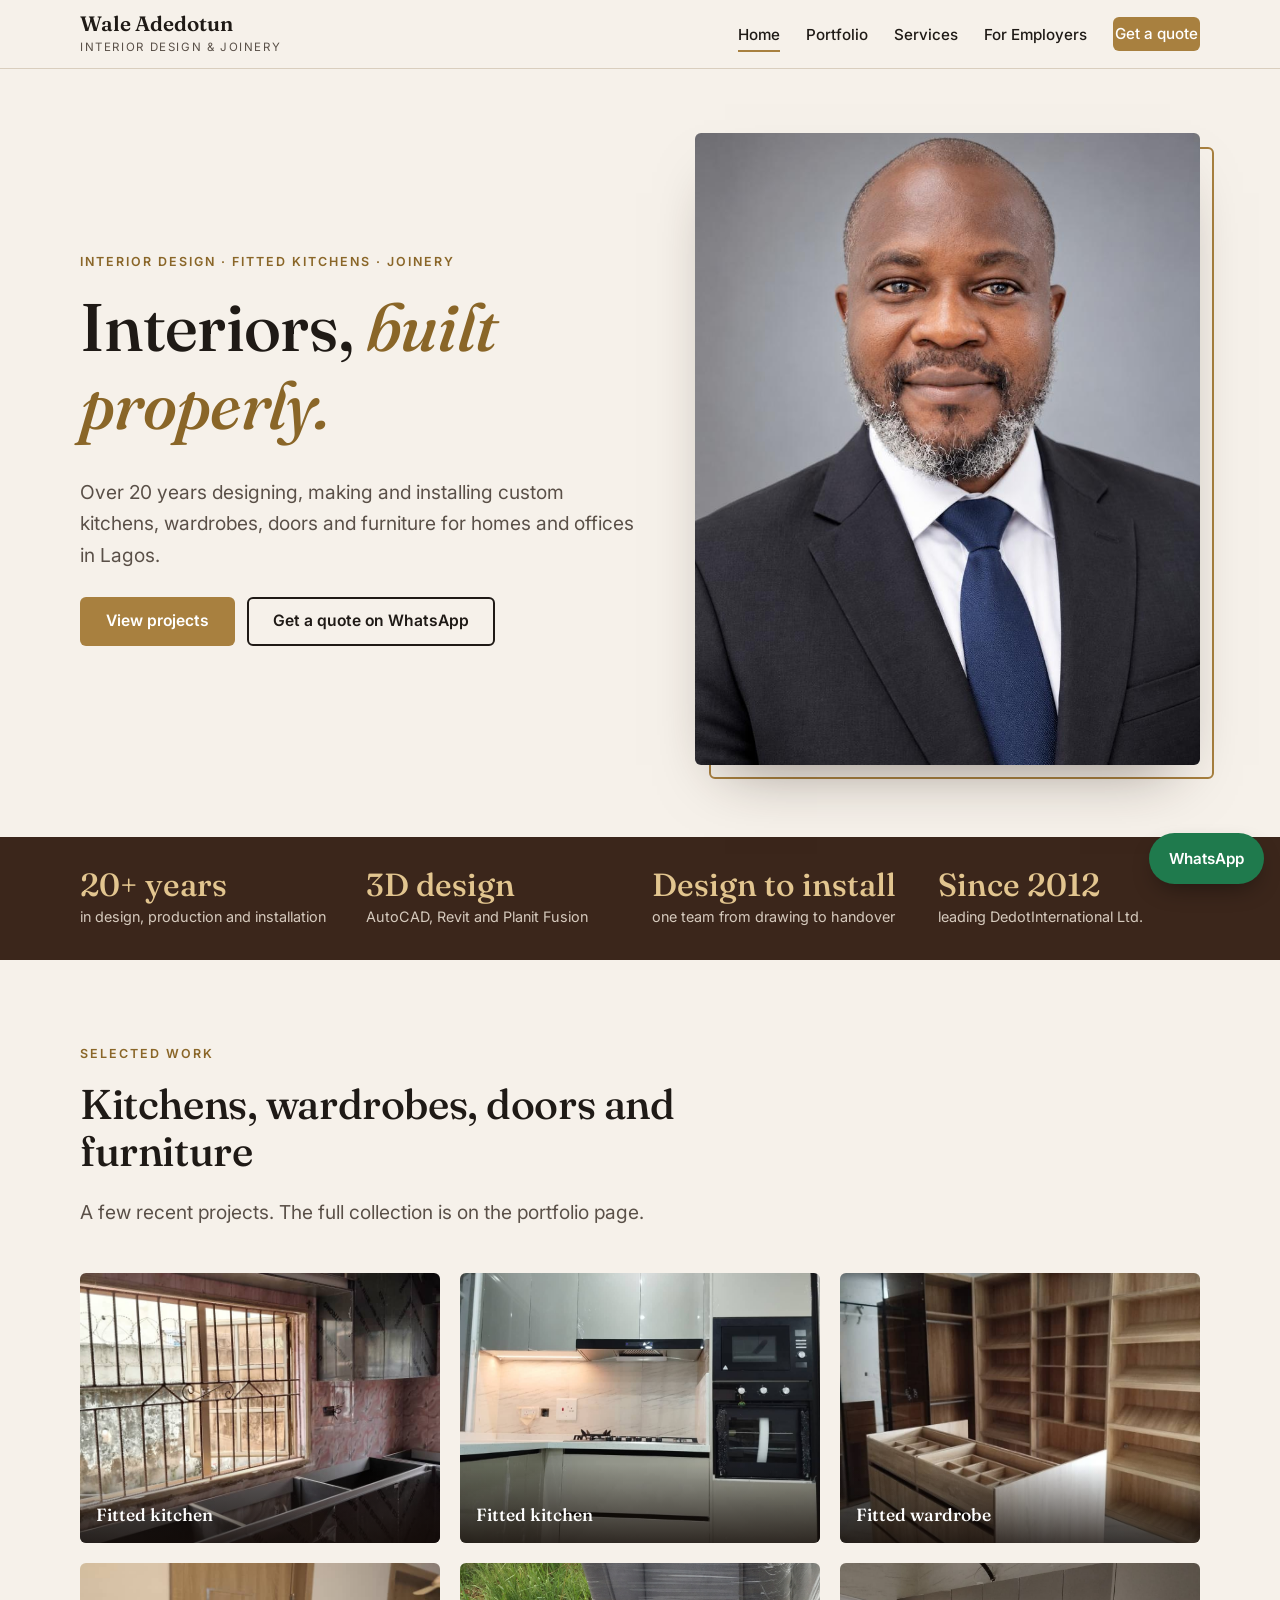
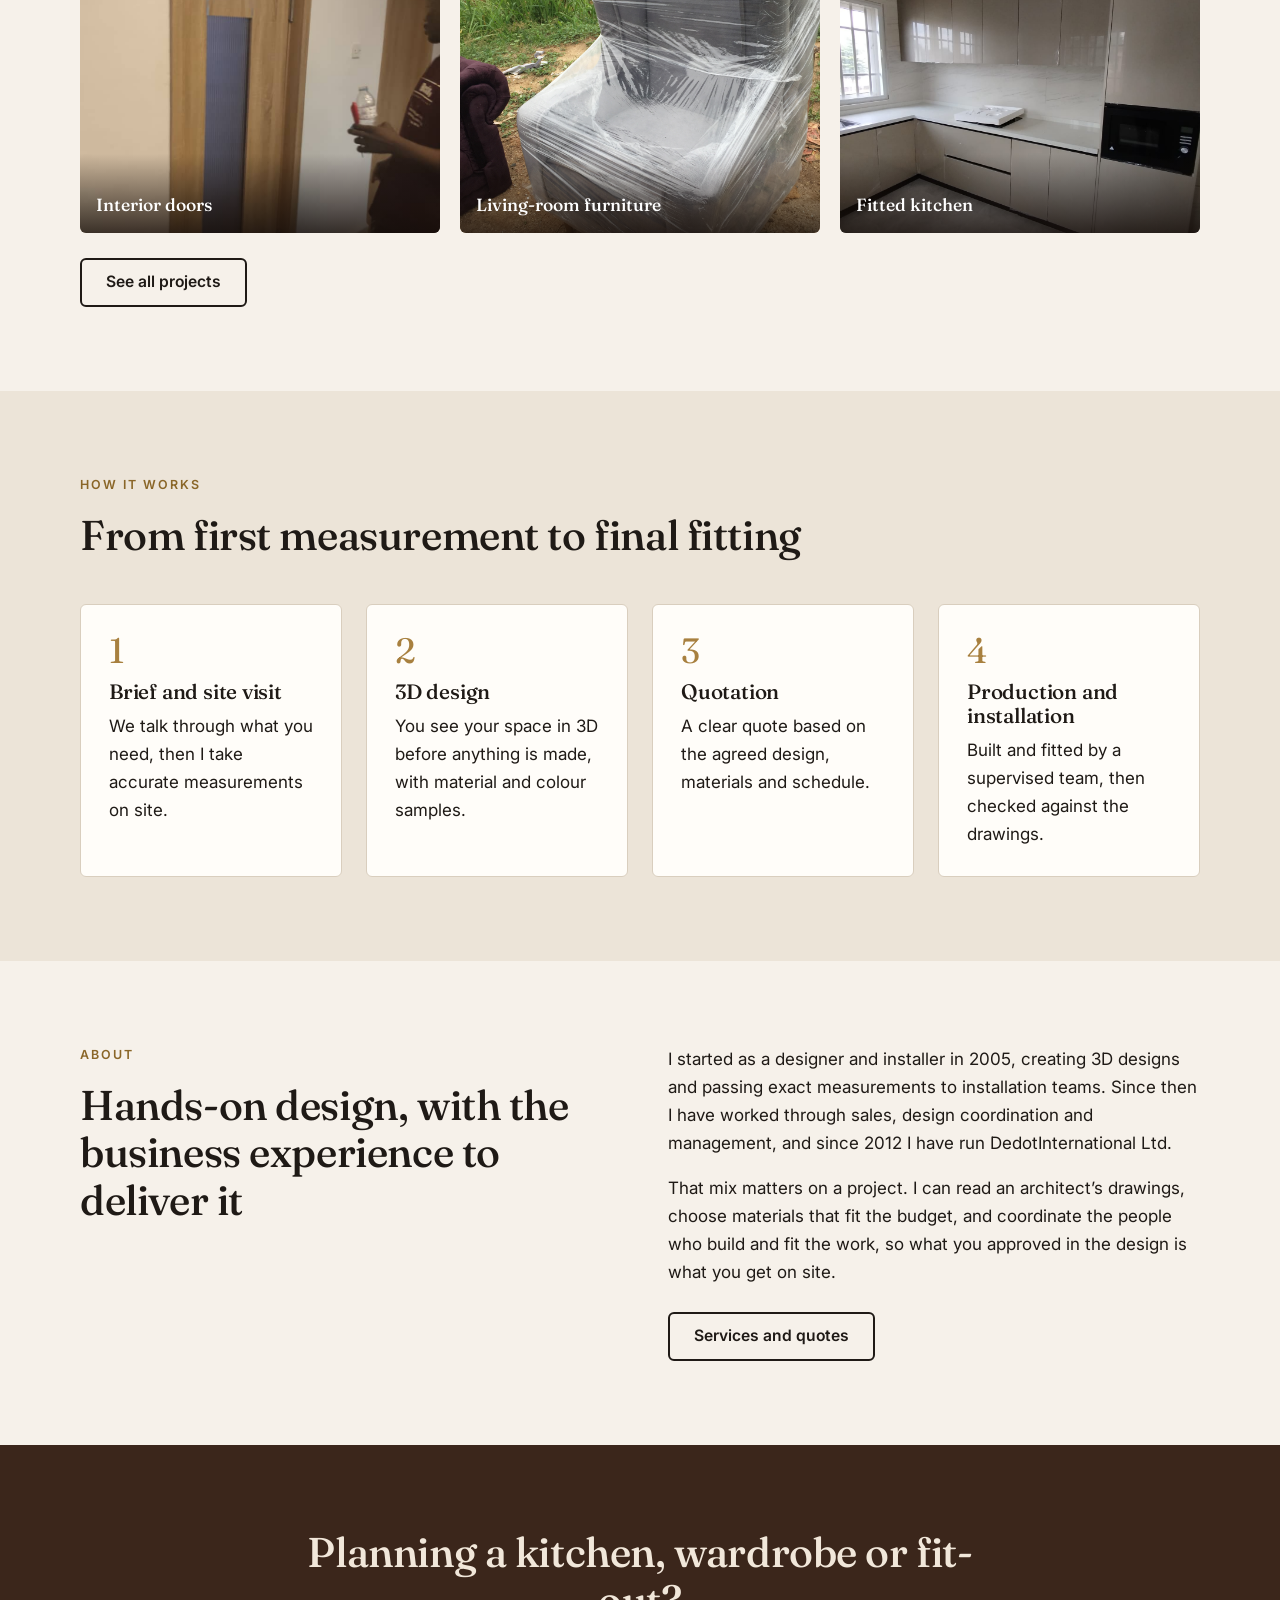
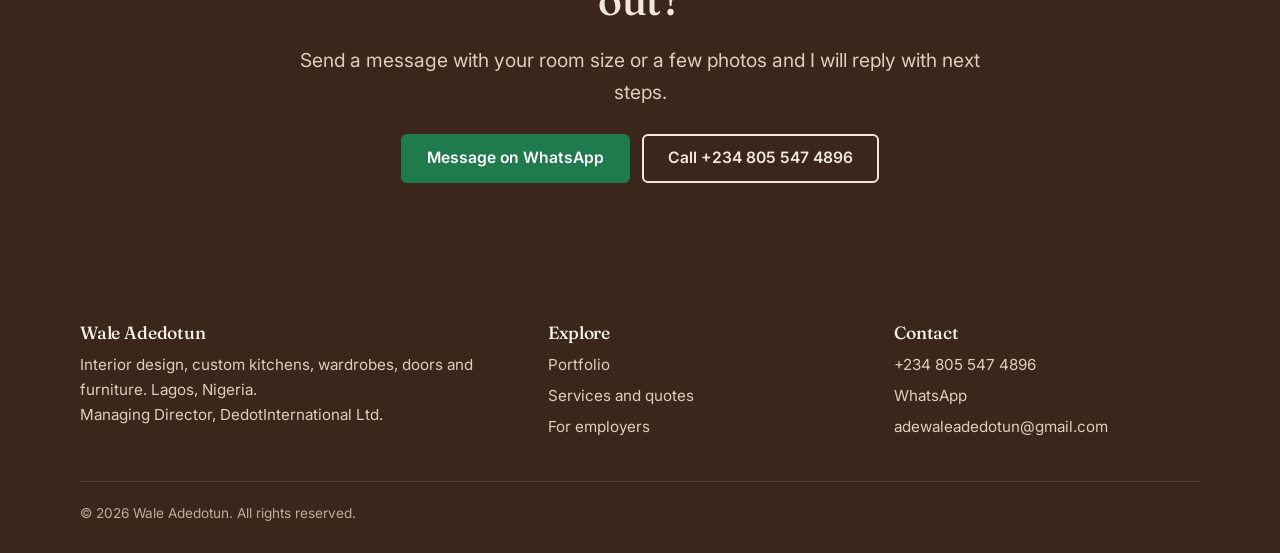
<file: index.html>
<!doctype html>
<html lang="en">
<head>
<meta charset="utf-8">
<meta name="viewport" content="width=device-width, initial-scale=1">
<title>Wale Adedotun | Interior Design, Fitted Kitchens & Joinery in Lagos</title>
<meta name="description" content="Custom fitted kitchens, wardrobes, doors and furniture, designed and installed in Lagos by Wale Adedotun. Over 20 years of experience.">
<meta property="og:title" content="Wale Adedotun | Interior Design, Fitted Kitchens & Joinery in Lagos">
<meta property="og:description" content="Custom fitted kitchens, wardrobes, doors and furniture, designed and installed in Lagos by Wale Adedotun. Over 20 years of experience.">
<meta property="og:type" content="website">
<link rel="icon" href="favicon.svg" type="image/svg+xml">
<link rel="preconnect" href="https://fonts.googleapis.com">
<link rel="preconnect" href="https://fonts.gstatic.com" crossorigin>
<link href="https://fonts.googleapis.com/css2?family=Fraunces:ital,opsz,wght@0,9..144,400;0,9..144,500;0,9..144,600;1,9..144,400&family=Inter:wght@400;500;600&display=swap" rel="stylesheet">
<link rel="stylesheet" href="style.css">
<script type="application/ld+json">
{"@context":"https://schema.org","@type":"HomeAndConstructionBusiness","name":"DedotInternational Ltd.","founder":{"@type":"Person","name":"Wale Adedotun"},"telephone":"+2348055474896","email":"adewaleadedotun@gmail.com","address":{"@type":"PostalAddress","addressLocality":"Lagos","addressCountry":"NG"},"description":"Custom fitted kitchens, wardrobes, doors and furniture, designed and installed in Lagos."}
</script>
</head>
<body>
<a class="skip" href="#main">Skip to content</a>
<header class="site-header">
  <div class="wrap nav">
    <a class="brand" href="index.html"><strong>Wale Adedotun</strong><span>Interior design &amp; joinery</span></a>
    <button class="nav-toggle" aria-label="Menu" aria-expanded="false" aria-controls="menu"><span></span><span></span><span></span></button>
    <ul id="menu"><li><a href="index.html" aria-current="page">Home</a></li><li><a href="portfolio.html">Portfolio</a></li><li><a href="services.html">Services</a></li><li><a href="employers.html">For Employers</a></li><li><a class="btn btn-primary" href="https://wa.me/2348055474896?text=Hi%20Wale%2C%20I%20saw%20your%20portfolio%20and%20I%27d%20like%20a%20quote." target="_blank" rel="noopener">Get a quote</a></li></ul>
  </div>
</header>
<main id="main">

<section class="hero">
  <div class="wrap hero-grid">
    <div>
      <p class="eyebrow">Interior design &middot; Fitted kitchens &middot; Joinery</p>
      <h1>Interiors, <em>built properly.</em></h1>
      <p class="lead">Over 20 years designing, making and installing custom kitchens, wardrobes, doors and furniture for homes and offices in Lagos.</p>
      <div class="btn-row">
        <a class="btn btn-primary" href="portfolio.html">View projects</a>
        <a class="btn btn-ghost" href="https://wa.me/2348055474896?text=Hi%20Wale%2C%20I%20saw%20your%20portfolio%20and%20I%27d%20like%20a%20quote." target="_blank" rel="noopener">Get a quote on WhatsApp</a>
      </div>
    </div>
    <div class="hero-img-wrap"><img class="hero-img" src="hero.jpg" alt="Interior fit-out by Wale Adedotun" width="1600" height="1400"></div>
  </div>
</section>

<div class="stats"><div class="wrap"><ul>
  <li><strong>20+ years</strong><span>in design, production and installation</span></li>
  <li><strong>3D design</strong><span>AutoCAD, Revit and Planit Fusion</span></li>
  <li><strong>Design to install</strong><span>one team from drawing to handover</span></li>
  <li><strong>Since 2012</strong><span>leading DedotInternational Ltd.</span></li>
</ul></div></div>

<section>
  <div class="wrap">
    <div class="section-head">
      <p class="eyebrow">Selected work</p>
      <h2>Kitchens, wardrobes, doors and furniture</h2>
      <p class="lead">A few recent projects. The full collection is on the portfolio page.</p>
    </div>
    <div class="gallery">
      <!-- FEATURED:START -->
      <figure data-cat="kitchens"><img src="kitchen-01.jpg" alt="Fitted kitchen by Wale Adedotun" width="1600" height="1200"><figcaption><b>Fitted kitchen</b></figcaption></figure>
      <figure data-cat="kitchens"><img src="kitchen-02.jpg" alt="Fitted kitchen by Wale Adedotun" width="1600" height="1200" loading="lazy"><figcaption><b>Fitted kitchen</b></figcaption></figure>
      <figure data-cat="wardrobes"><img src="wardrobe-01.jpg" alt="Fitted wardrobe by Wale Adedotun" width="1600" height="1200" loading="lazy"><figcaption><b>Fitted wardrobe</b></figcaption></figure>
      <figure data-cat="doors"><img src="door-01.jpg" alt="Door installation by Wale Adedotun" width="1600" height="1200" loading="lazy"><figcaption><b>Interior doors</b></figcaption></figure>
      <figure data-cat="furniture"><img src="furniture-01.jpg" alt="Custom furniture by Wale Adedotun" width="1600" height="1200" loading="lazy"><figcaption><b>Living-room furniture</b></figcaption></figure>
      <figure data-cat="kitchens"><img src="kitchen-03.jpg" alt="Fitted kitchen by Wale Adedotun" width="1600" height="1200" loading="lazy"><figcaption><b>Fitted kitchen</b></figcaption></figure>
      <!-- FEATURED:END -->
    </div>
    <div class="btn-row"><a class="btn btn-ghost" href="portfolio.html">See all projects</a></div>
  </div>
</section>

<section class="alt">
  <div class="wrap">
    <div class="section-head">
      <p class="eyebrow">How it works</p>
      <h2>From first measurement to final fitting</h2>
    </div>
    <div class="grid-4">
      <div class="card"><span class="num">1</span><h3>Brief and site visit</h3><p>We talk through what you need, then I take accurate measurements on site.</p></div>
      <div class="card"><span class="num">2</span><h3>3D design</h3><p>You see your space in 3D before anything is made, with material and colour samples.</p></div>
      <div class="card"><span class="num">3</span><h3>Quotation</h3><p>A clear quote based on the agreed design, materials and schedule.</p></div>
      <div class="card"><span class="num">4</span><h3>Production and installation</h3><p>Built and fitted by a supervised team, then checked against the drawings.</p></div>
    </div>
  </div>
</section>

<section>
  <div class="wrap split">
    <div>
      <p class="eyebrow">About</p>
      <h2>Hands-on design, with the business experience to deliver it</h2>
    </div>
    <div>
      <p>I started as a designer and installer in 2005, creating 3D designs and passing exact measurements to installation teams. Since then I have worked through sales, design coordination and management, and since 2012 I have run DedotInternational Ltd.</p>
      <p>That mix matters on a project. I can read an architect&rsquo;s drawings, choose materials that fit the budget, and coordinate the people who build and fit the work, so what you approved in the design is what you get on site.</p>
      <div class="btn-row"><a class="btn btn-ghost" href="services.html">Services and quotes</a></div>
    </div>
  </div>
</section>

<section class="dark on-dark">
  <div class="wrap" style="text-align:center;max-width:46rem">
    <h2>Planning a kitchen, wardrobe or fit-out?</h2>
    <p class="lead" style="margin-inline:auto">Send a message with your room size or a few photos and I will reply with next steps.</p>
    <div class="btn-row" style="justify-content:center">
      <a class="btn btn-wa" href="https://wa.me/2348055474896?text=Hi%20Wale%2C%20I%20saw%20your%20portfolio%20and%20I%27d%20like%20a%20quote." target="_blank" rel="noopener">Message on WhatsApp</a>
      <a class="btn btn-ghost" href="tel:+2348055474896">Call +234 805 547 4896</a>
    </div>
  </div>
</section>

</main>
<footer class="site-footer">
  <div class="wrap">
    <div class="footer-grid">
      <div>
        <h3>Wale Adedotun</h3>
        <p>Interior design, custom kitchens, wardrobes, doors and furniture. Lagos, Nigeria.<br>Managing Director, DedotInternational Ltd.</p>
      </div>
      <div>
        <h3>Explore</h3>
        <ul><li><a href="portfolio.html">Portfolio</a></li><li><a href="services.html">Services and quotes</a></li><li><a href="employers.html">For employers</a></li></ul>
      </div>
      <div>
        <h3>Contact</h3>
        <ul>
          <li><a href="tel:+2348055474896">+234 805 547 4896</a></li>
          <li><a href="https://wa.me/2348055474896?text=Hi%20Wale%2C%20I%20saw%20your%20portfolio%20and%20I%27d%20like%20a%20quote." target="_blank" rel="noopener">WhatsApp</a></li>
          <li><a href="mailto:adewaleadedotun@gmail.com">adewaleadedotun@gmail.com</a></li>
        </ul>
      </div>
    </div>
    <div class="copyright">&copy; <span id="year">2026</span> Wale Adedotun. All rights reserved.</div>
  </div>
</footer>
<a class="wa-float" href="https://wa.me/2348055474896?text=Hi%20Wale%2C%20I%20saw%20your%20portfolio%20and%20I%27d%20like%20a%20quote." target="_blank" rel="noopener" aria-label="Chat on WhatsApp">WhatsApp</a>
<script src="main.js"></script>
</body>
</html>
</file>
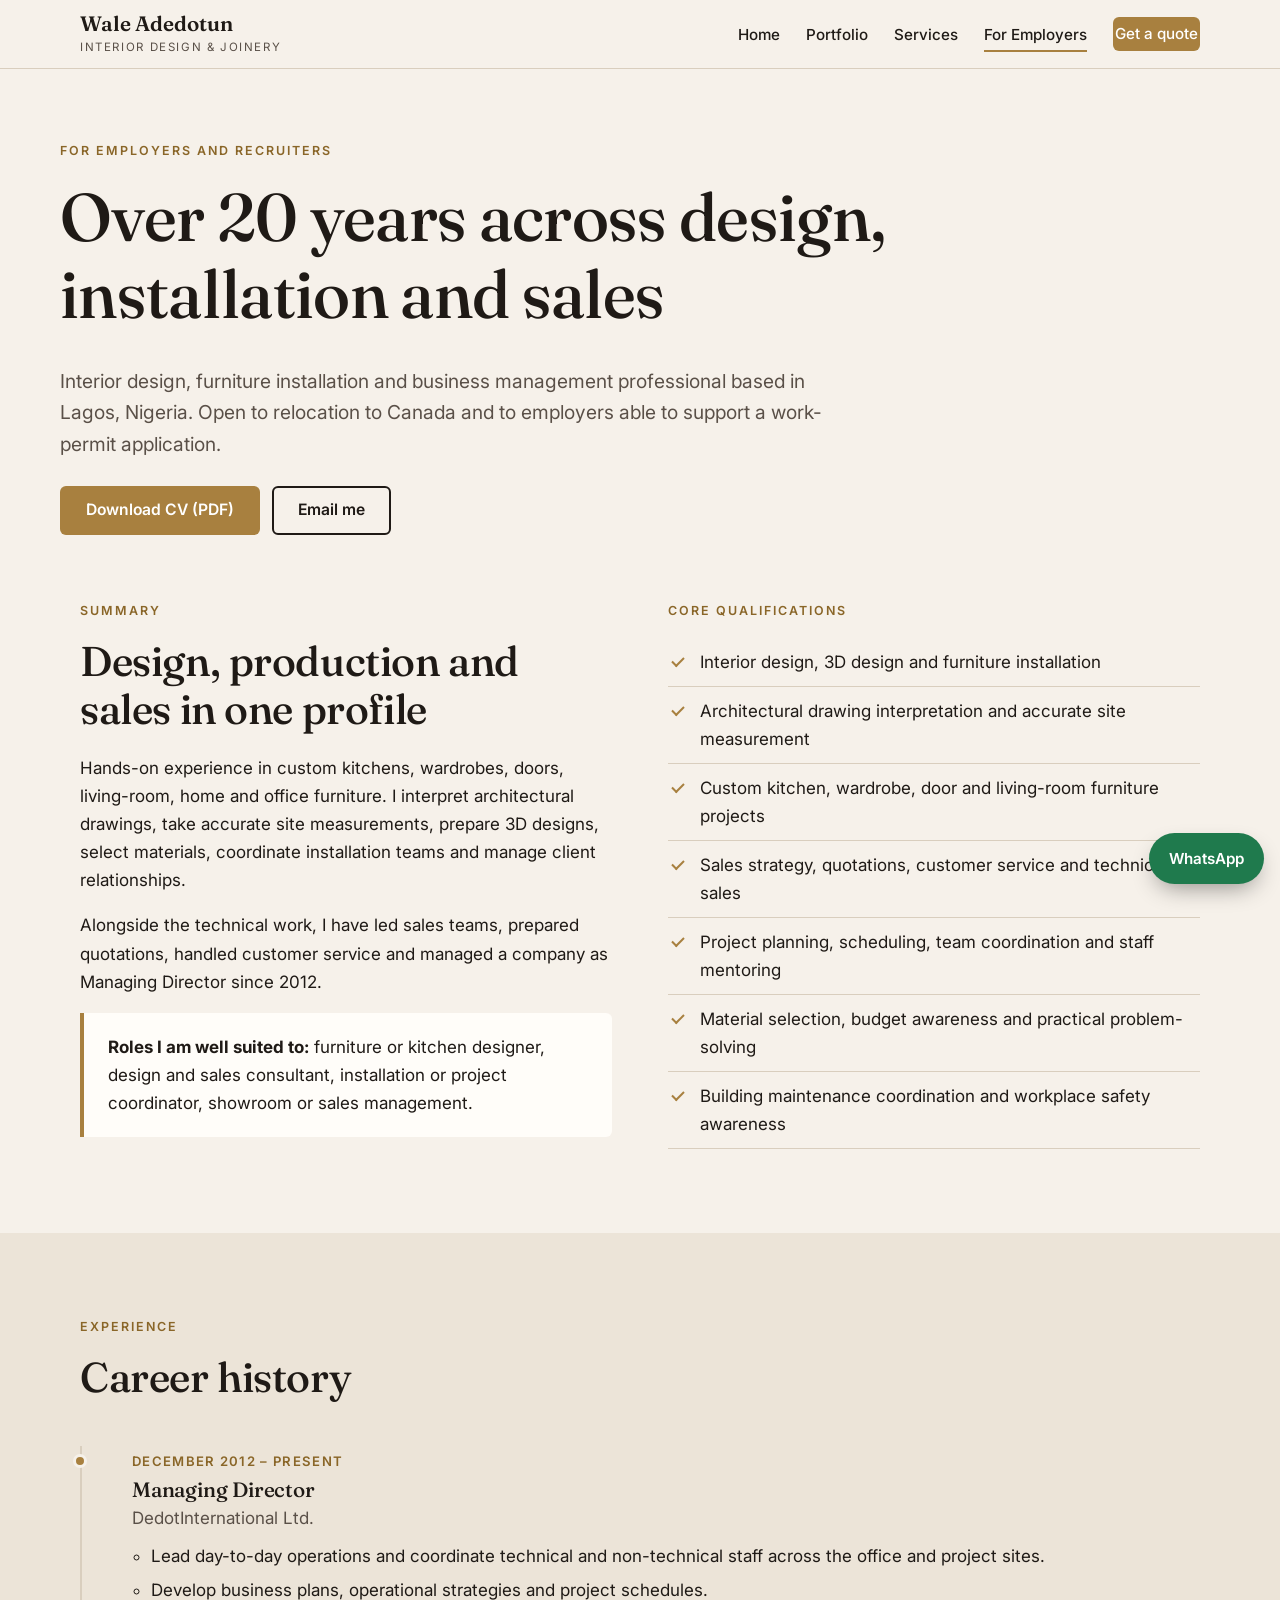
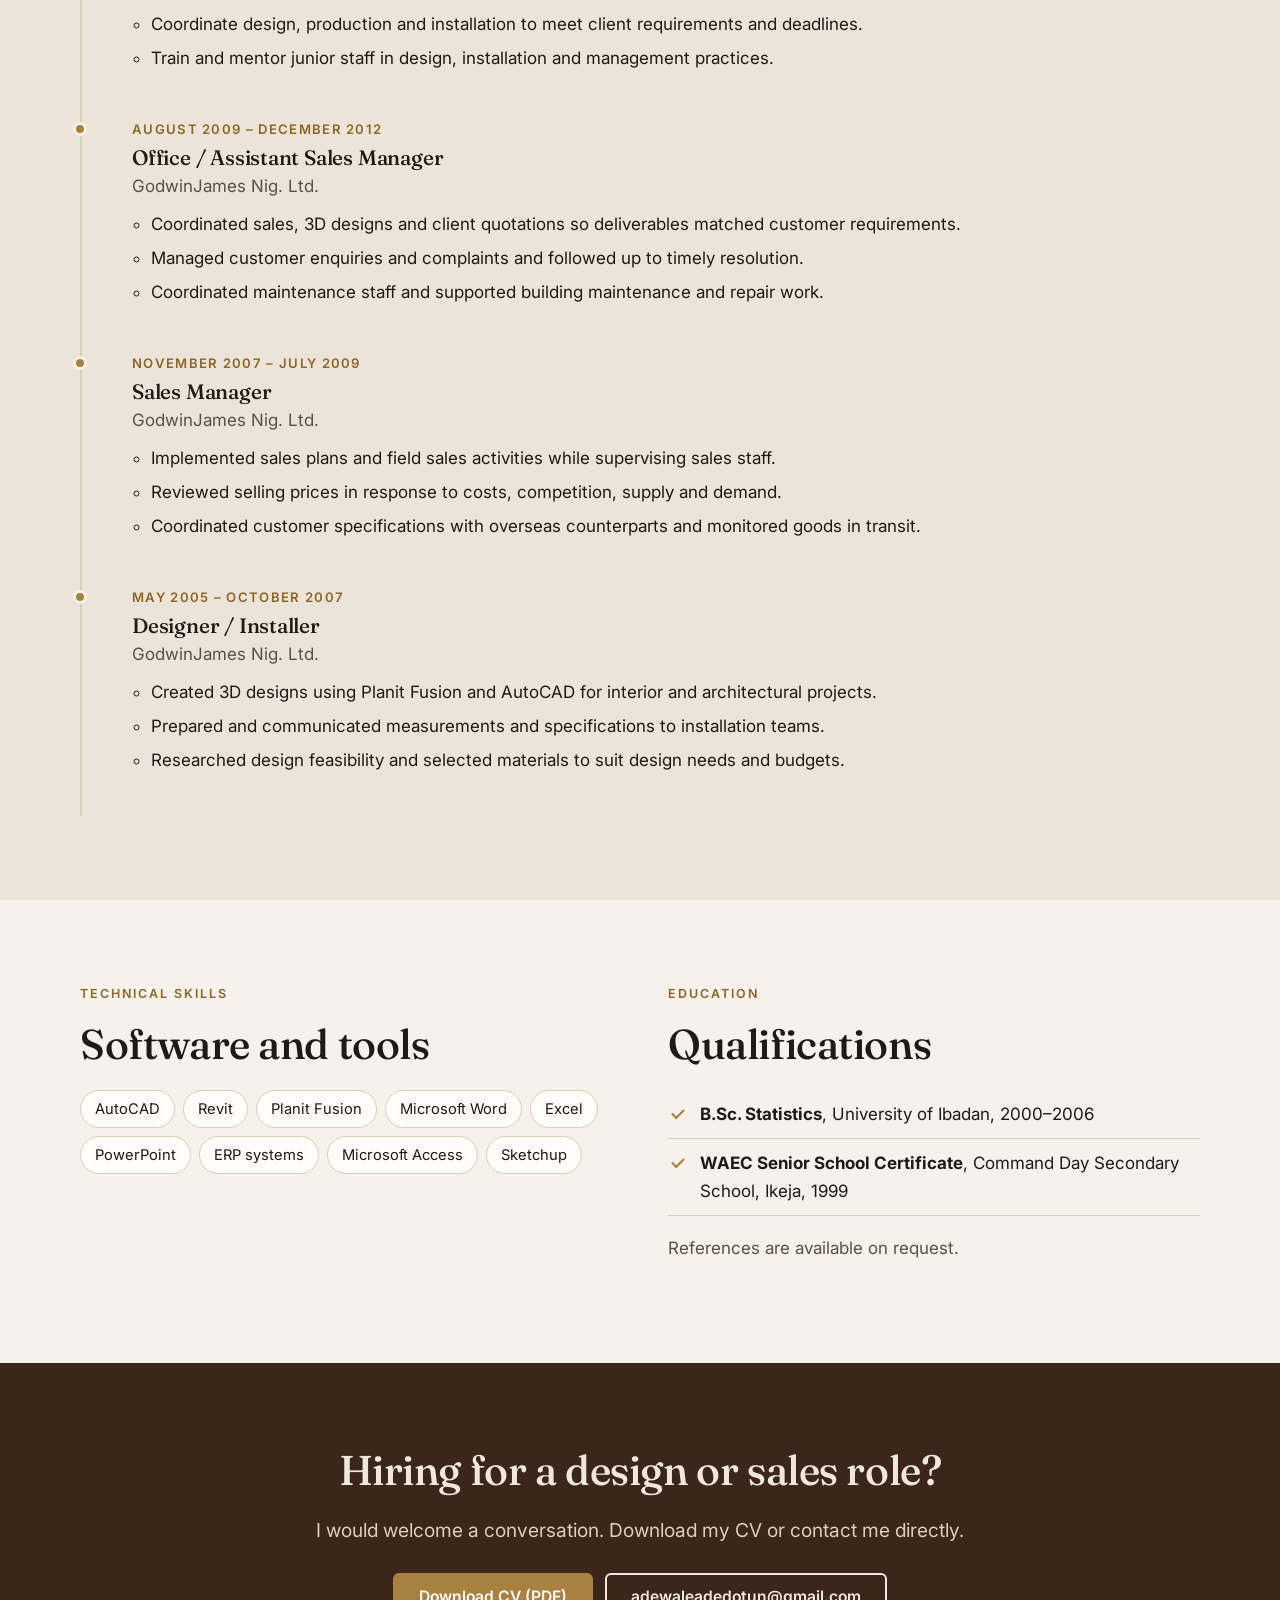
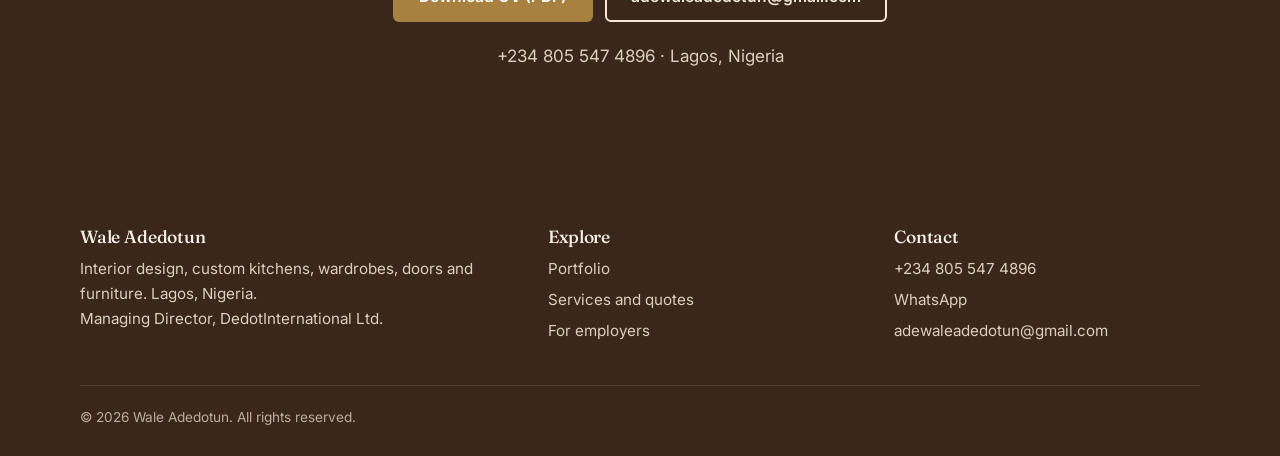
<file: employers.html>
<!doctype html>
<html lang="en">
<head>
<meta charset="utf-8">
<meta name="viewport" content="width=device-width, initial-scale=1">
<title>For Employers | Wale Adedotun, Interior Designer & Sales Professional</title>
<meta name="description" content="CV and experience of Wale Adedotun: over 20 years in interior design, furniture installation and sales management. Open to relocation to Canada.">
<meta property="og:title" content="For Employers | Wale Adedotun, Interior Designer & Sales Professional">
<meta property="og:description" content="CV and experience of Wale Adedotun: over 20 years in interior design, furniture installation and sales management. Open to relocation to Canada.">
<meta property="og:type" content="website">
<link rel="icon" href="favicon.svg" type="image/svg+xml">
<link rel="preconnect" href="https://fonts.googleapis.com">
<link rel="preconnect" href="https://fonts.gstatic.com" crossorigin>
<link href="https://fonts.googleapis.com/css2?family=Fraunces:ital,opsz,wght@0,9..144,400;0,9..144,500;0,9..144,600;1,9..144,400&family=Inter:wght@400;500;600&display=swap" rel="stylesheet">
<link rel="stylesheet" href="style.css">
</head>
<body>
<a class="skip" href="#main">Skip to content</a>
<header class="site-header">
  <div class="wrap nav">
    <a class="brand" href="index.html"><strong>Wale Adedotun</strong><span>Interior design &amp; joinery</span></a>
    <button class="nav-toggle" aria-label="Menu" aria-expanded="false" aria-controls="menu"><span></span><span></span><span></span></button>
    <ul id="menu"><li><a href="index.html">Home</a></li><li><a href="portfolio.html">Portfolio</a></li><li><a href="services.html">Services</a></li><li><a href="employers.html" aria-current="page">For Employers</a></li><li><a class="btn btn-primary" href="https://wa.me/2348055474896?text=Hi%20Wale%2C%20I%20saw%20your%20portfolio%20and%20I%27d%20like%20a%20quote." target="_blank" rel="noopener">Get a quote</a></li></ul>
  </div>
</header>
<main id="main">

<div class="wrap page-title">
  <p class="eyebrow">For employers and recruiters</p>
  <h1>Over 20 years across design, installation and sales</h1>
  <p class="lead">Interior design, furniture installation and business management professional based in Lagos, Nigeria. Open to relocation to Canada and to employers able to support a work-permit application.</p>
  <div class="btn-row">
    <a class="btn btn-primary" href="Wale-Adedotun-CV.pdf" download>Download CV (PDF)</a>
    <a class="btn btn-ghost" href="mailto:adewaleadedotun@gmail.com">Email me</a>
  </div>
</div>

<section style="padding-top:30px">
  <div class="wrap split">
    <div>
      <p class="eyebrow">Summary</p>
      <h2>Design, production and sales in one profile</h2>
      <p>Hands-on experience in custom kitchens, wardrobes, doors, living-room, home and office furniture. I interpret architectural drawings, take accurate site measurements, prepare 3D designs, select materials, coordinate installation teams and manage client relationships.</p>
      <p>Alongside the technical work, I have led sales teams, prepared quotations, handled customer service and managed a company as Managing Director since 2012.</p>
      <div class="callout"><strong>Roles I am well suited to:</strong> furniture or kitchen designer, design and sales consultant, installation or project coordinator, showroom or sales management.</div>
    </div>
    <div>
      <p class="eyebrow">Core qualifications</p>
      <ul class="checks">
        <li>Interior design, 3D design and furniture installation</li>
        <li>Architectural drawing interpretation and accurate site measurement</li>
        <li>Custom kitchen, wardrobe, door and living-room furniture projects</li>
        <li>Sales strategy, quotations, customer service and technical sales</li>
        <li>Project planning, scheduling, team coordination and staff mentoring</li>
        <li>Material selection, budget awareness and practical problem-solving</li>
        <li>Building maintenance coordination and workplace safety awareness</li>
      </ul>
    </div>
  </div>
</section>

<section class="alt">
  <div class="wrap">
    <div class="section-head"><p class="eyebrow">Experience</p><h2>Career history</h2></div>
    <ol class="timeline">
      <li><span class="when">December 2012 &ndash; Present</span><h3>Managing Director</h3><p class="org">DedotInternational Ltd.</p>
        <ul>
          <li>Lead day-to-day operations and coordinate technical and non-technical staff across the office and project sites.</li>
          <li>Develop business plans, operational strategies and project schedules.</li>
          <li>Coordinate design, production and installation to meet client requirements and deadlines.</li>
          <li>Train and mentor junior staff in design, installation and management practices.</li>
        </ul></li>
      <li><span class="when">August 2009 &ndash; December 2012</span><h3>Office / Assistant Sales Manager</h3><p class="org">GodwinJames Nig. Ltd.</p>
        <ul>
          <li>Coordinated sales, 3D designs and client quotations so deliverables matched customer requirements.</li>
          <li>Managed customer enquiries and complaints and followed up to timely resolution.</li>
          <li>Coordinated maintenance staff and supported building maintenance and repair work.</li>
        </ul></li>
      <li><span class="when">November 2007 &ndash; July 2009</span><h3>Sales Manager</h3><p class="org">GodwinJames Nig. Ltd.</p>
        <ul>
          <li>Implemented sales plans and field sales activities while supervising sales staff.</li>
          <li>Reviewed selling prices in response to costs, competition, supply and demand.</li>
          <li>Coordinated customer specifications with overseas counterparts and monitored goods in transit.</li>
        </ul></li>
      <li><span class="when">May 2005 &ndash; October 2007</span><h3>Designer / Installer</h3><p class="org">GodwinJames Nig. Ltd.</p>
        <ul>
          <li>Created 3D designs using Planit Fusion and AutoCAD for interior and architectural projects.</li>
          <li>Prepared and communicated measurements and specifications to installation teams.</li>
          <li>Researched design feasibility and selected materials to suit design needs and budgets.</li>
        </ul></li>
    </ol>
  </div>
</section>

<section>
  <div class="wrap split">
    <div>
      <p class="eyebrow">Technical skills</p>
      <h2>Software and tools</h2>
      <ul class="tags">
        <li>AutoCAD</li><li>Revit</li><li>Planit Fusion</li><li>Microsoft Word</li><li>Excel</li><li>PowerPoint</li>
        <li>ERP systems</li><li>Microsoft Access</li><li>Sketchup</li>
      </ul>
    </div>
    <div>
      <p class="eyebrow">Education</p>
      <h2>Qualifications</h2>
      <ul class="checks">
        <li><strong>B.Sc. Statistics</strong>, University of Ibadan, 2000&ndash;2006</li>
        <li><strong>WAEC Senior School Certificate</strong>, Command Day Secondary School, Ikeja, 1999</li>
      </ul>
      <p style="margin-top:18px;color:var(--ink-soft)">References are available on request.</p>
    </div>
  </div>
</section>

<section class="dark on-dark">
  <div class="wrap" style="text-align:center;max-width:46rem">
    <h2>Hiring for a design or sales role?</h2>
    <p class="lead" style="margin-inline:auto">I would welcome a conversation. Download my CV or contact me directly.</p>
    <div class="btn-row" style="justify-content:center">
      <a class="btn btn-primary" href="Wale-Adedotun-CV.pdf" download>Download CV (PDF)</a>
      <a class="btn btn-ghost" href="mailto:adewaleadedotun@gmail.com">adewaleadedotun@gmail.com</a>
    </div>
    <p style="margin-top:20px">+234 805 547 4896 &middot; Lagos, Nigeria</p>
  </div>
</section>

</main>
<footer class="site-footer">
  <div class="wrap">
    <div class="footer-grid">
      <div>
        <h3>Wale Adedotun</h3>
        <p>Interior design, custom kitchens, wardrobes, doors and furniture. Lagos, Nigeria.<br>Managing Director, DedotInternational Ltd.</p>
      </div>
      <div>
        <h3>Explore</h3>
        <ul><li><a href="portfolio.html">Portfolio</a></li><li><a href="services.html">Services and quotes</a></li><li><a href="employers.html">For employers</a></li></ul>
      </div>
      <div>
        <h3>Contact</h3>
        <ul>
          <li><a href="tel:+2348055474896">+234 805 547 4896</a></li>
          <li><a href="https://wa.me/2348055474896?text=Hi%20Wale%2C%20I%20saw%20your%20portfolio%20and%20I%27d%20like%20a%20quote." target="_blank" rel="noopener">WhatsApp</a></li>
          <li><a href="mailto:adewaleadedotun@gmail.com">adewaleadedotun@gmail.com</a></li>
        </ul>
      </div>
    </div>
    <div class="copyright">&copy; <span id="year">2026</span> Wale Adedotun. All rights reserved.</div>
  </div>
</footer>
<a class="wa-float" href="https://wa.me/2348055474896?text=Hi%20Wale%2C%20I%20saw%20your%20portfolio%20and%20I%27d%20like%20a%20quote." target="_blank" rel="noopener" aria-label="Chat on WhatsApp">WhatsApp</a>
<script src="main.js"></script>
</body>
</html>
</file>
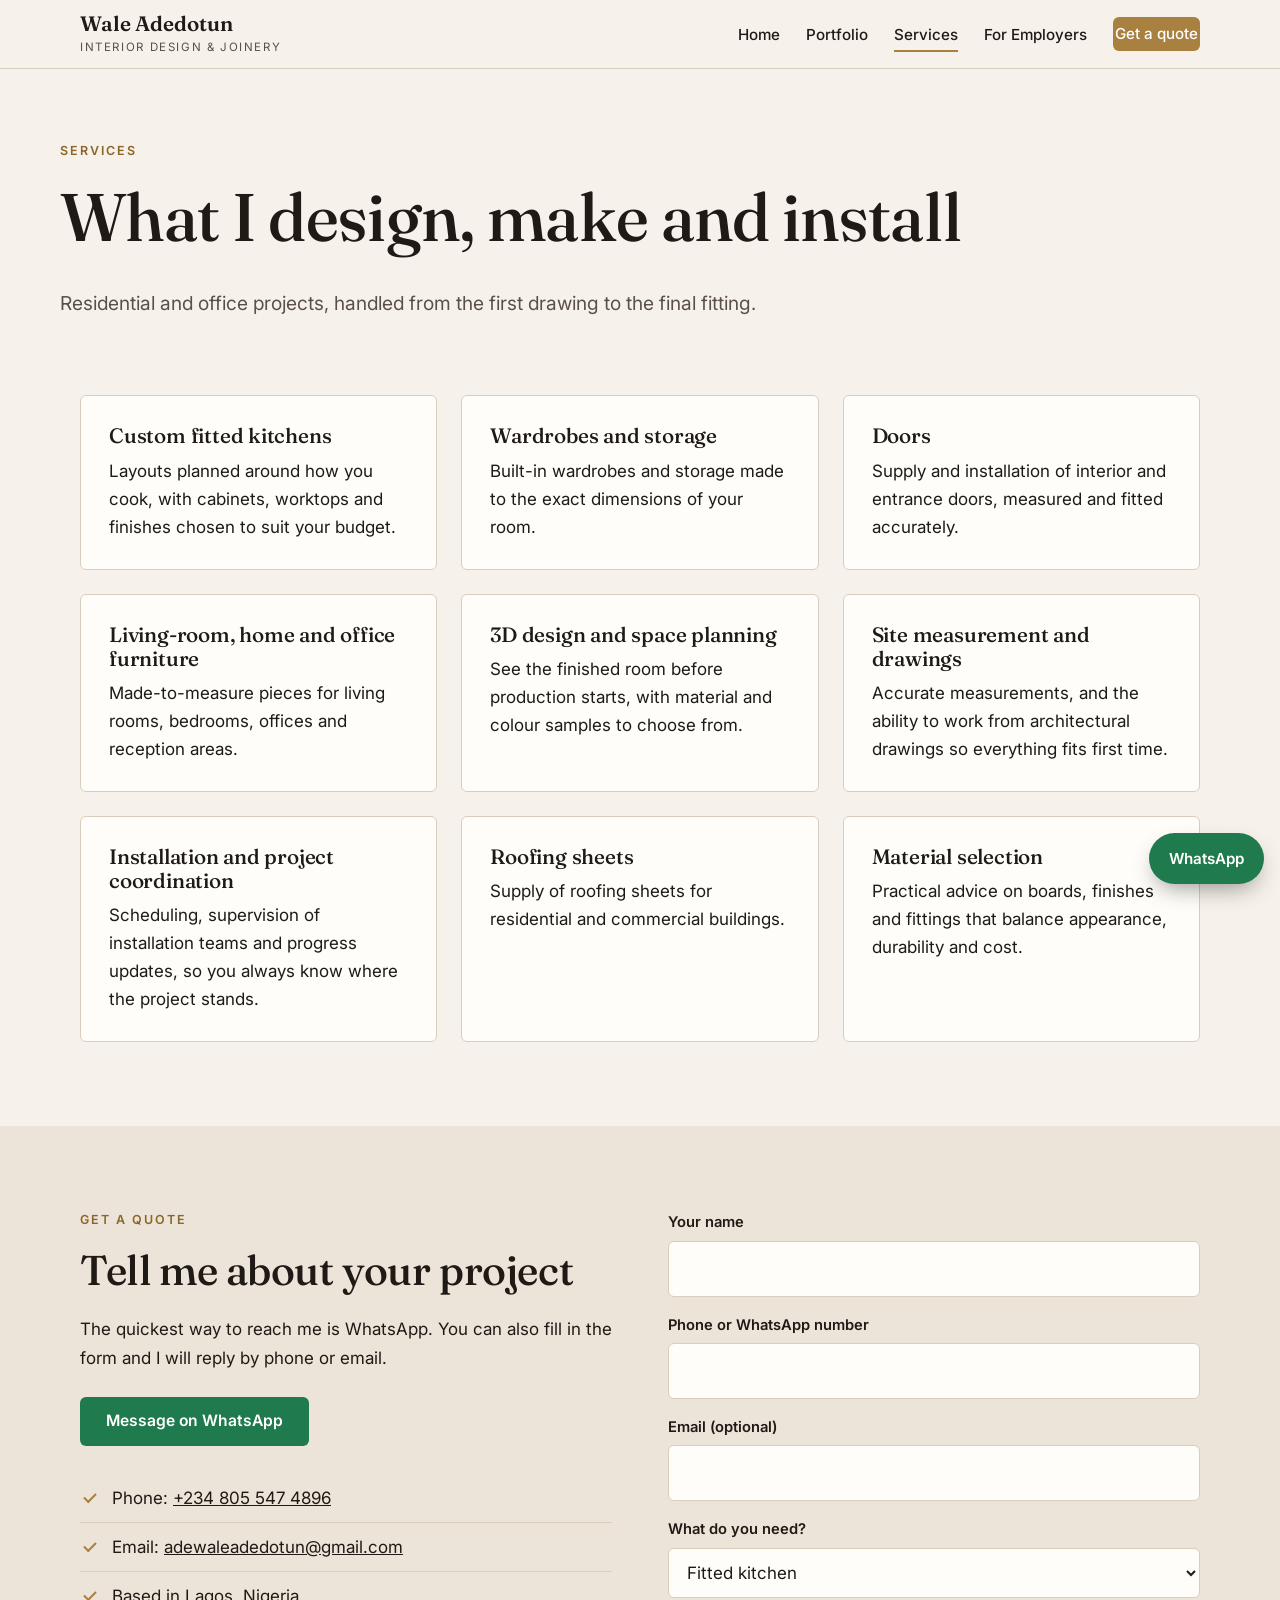
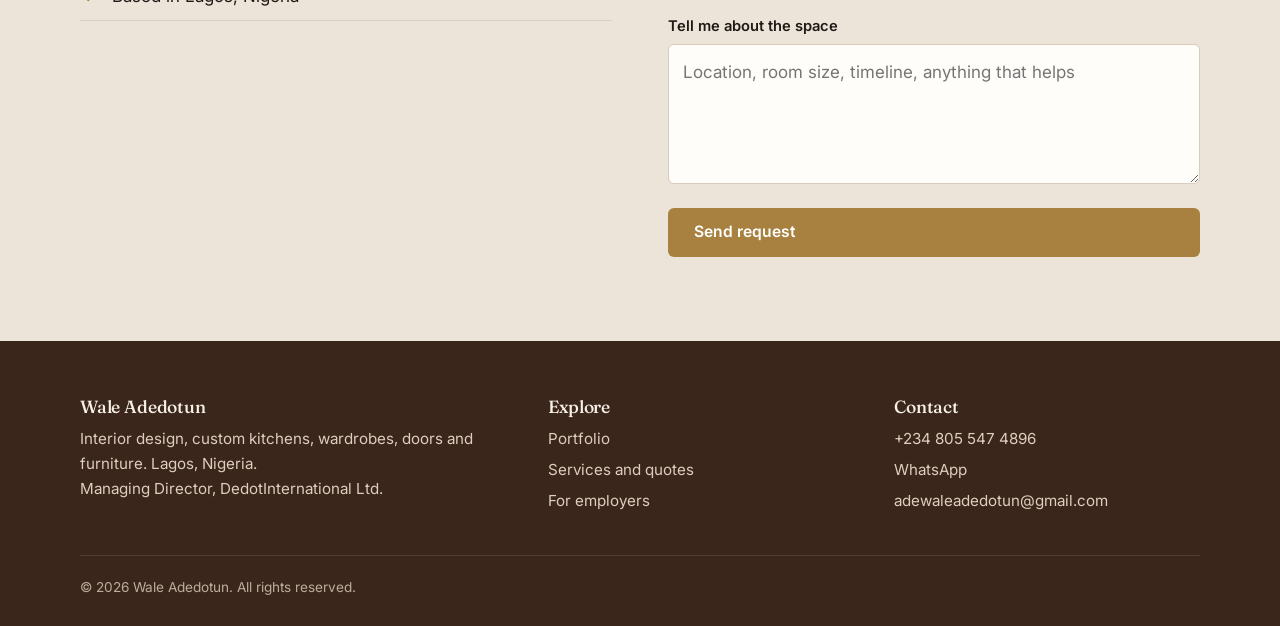
<file: services.html>
<!doctype html>
<html lang="en">
<head>
<meta charset="utf-8">
<meta name="viewport" content="width=device-width, initial-scale=1">
<title>Services and Quotes | Wale Adedotun</title>
<meta name="description" content="Custom kitchens, wardrobes, doors, furniture, 3D design and installation in Lagos. Request a quote.">
<meta property="og:title" content="Services and Quotes | Wale Adedotun">
<meta property="og:description" content="Custom kitchens, wardrobes, doors, furniture, 3D design and installation in Lagos. Request a quote.">
<meta property="og:type" content="website">
<link rel="icon" href="favicon.svg" type="image/svg+xml">
<link rel="preconnect" href="https://fonts.googleapis.com">
<link rel="preconnect" href="https://fonts.gstatic.com" crossorigin>
<link href="https://fonts.googleapis.com/css2?family=Fraunces:ital,opsz,wght@0,9..144,400;0,9..144,500;0,9..144,600;1,9..144,400&family=Inter:wght@400;500;600&display=swap" rel="stylesheet">
<link rel="stylesheet" href="style.css">
</head>
<body>
<a class="skip" href="#main">Skip to content</a>
<header class="site-header">
  <div class="wrap nav">
    <a class="brand" href="index.html"><strong>Wale Adedotun</strong><span>Interior design &amp; joinery</span></a>
    <button class="nav-toggle" aria-label="Menu" aria-expanded="false" aria-controls="menu"><span></span><span></span><span></span></button>
    <ul id="menu"><li><a href="index.html">Home</a></li><li><a href="portfolio.html">Portfolio</a></li><li><a href="services.html" aria-current="page">Services</a></li><li><a href="employers.html">For Employers</a></li><li><a class="btn btn-primary" href="https://wa.me/2348055474896?text=Hi%20Wale%2C%20I%20saw%20your%20portfolio%20and%20I%27d%20like%20a%20quote." target="_blank" rel="noopener">Get a quote</a></li></ul>
  </div>
</header>
<main id="main">

<div class="wrap page-title">
  <p class="eyebrow">Services</p>
  <h1>What I design, make and install</h1>
  <p class="lead">Residential and office projects, handled from the first drawing to the final fitting.</p>
</div>
<section style="padding-top:20px">
  <div class="wrap grid-3">
    <div class="card"><h3>Custom fitted kitchens</h3><p>Layouts planned around how you cook, with cabinets, worktops and finishes chosen to suit your budget.</p></div>
    <div class="card"><h3>Wardrobes and storage</h3><p>Built-in wardrobes and storage made to the exact dimensions of your room.</p></div>
    <div class="card"><h3>Doors</h3><p>Supply and installation of interior and entrance doors, measured and fitted accurately.</p></div>
    <div class="card"><h3>Living-room, home and office furniture</h3><p>Made-to-measure pieces for living rooms, bedrooms, offices and reception areas.</p></div>
    <div class="card"><h3>3D design and space planning</h3><p>See the finished room before production starts, with material and colour samples to choose from.</p></div>
    <div class="card"><h3>Site measurement and drawings</h3><p>Accurate measurements, and the ability to work from architectural drawings so everything fits first time.</p></div>
    <div class="card"><h3>Installation and project coordination</h3><p>Scheduling, supervision of installation teams and progress updates, so you always know where the project stands.</p></div>
    <div class="card"><h3>Roofing sheets</h3><p>Supply of roofing sheets for residential and commercial buildings.</p></div>
    <div class="card"><h3>Material selection</h3><p>Practical advice on boards, finishes and fittings that balance appearance, durability and cost.</p></div>
  </div>
</section>
<section class="alt" id="quote">
  <div class="wrap split">
    <div>
      <p class="eyebrow">Get a quote</p>
      <h2>Tell me about your project</h2>
      <p>The quickest way to reach me is WhatsApp. You can also fill in the form and I will reply by phone or email.</p>
      <div class="btn-row"><a class="btn btn-wa" href="https://wa.me/2348055474896?text=Hi%20Wale%2C%20I%20saw%20your%20portfolio%20and%20I%27d%20like%20a%20quote." target="_blank" rel="noopener">Message on WhatsApp</a></div>
      <ul class="checks" style="margin-top:28px">
        <li>Phone: <a href="tel:+2348055474896">+234 805 547 4896</a></li>
        <li>Email: <a href="mailto:adewaleadedotun@gmail.com">adewaleadedotun@gmail.com</a></li>
        <li>Based in Lagos, Nigeria</li>
      </ul>
    </div>
    <form name="quote" method="POST" action="thanks.html" data-netlify="true" netlify-honeypot="bot-field">
      <input type="hidden" name="form-name" value="quote">
      <p class="hp"><label>Leave this empty <input name="bot-field"></label></p>
      <div><label for="name">Your name</label><input id="name" name="name" required autocomplete="name"></div>
      <div><label for="phone">Phone or WhatsApp number</label><input id="phone" name="phone" type="tel" required autocomplete="tel"></div>
      <div><label for="email">Email (optional)</label><input id="email" name="email" type="email" autocomplete="email"></div>
      <div><label for="type">What do you need?</label>
        <select id="type" name="project-type">
          <option>Fitted kitchen</option><option>Wardrobe or storage</option><option>Doors</option>
          <option>Furniture</option><option>Full interior fit-out</option><option>Something else</option>
        </select></div>
      <div><label for="msg">Tell me about the space</label><textarea id="msg" name="message" placeholder="Location, room size, timeline, anything that helps"></textarea></div>
      <button class="btn btn-primary" type="submit">Send request</button>
    </form>
  </div>
</section>

</main>
<footer class="site-footer">
  <div class="wrap">
    <div class="footer-grid">
      <div>
        <h3>Wale Adedotun</h3>
        <p>Interior design, custom kitchens, wardrobes, doors and furniture. Lagos, Nigeria.<br>Managing Director, DedotInternational Ltd.</p>
      </div>
      <div>
        <h3>Explore</h3>
        <ul><li><a href="portfolio.html">Portfolio</a></li><li><a href="services.html">Services and quotes</a></li><li><a href="employers.html">For employers</a></li></ul>
      </div>
      <div>
        <h3>Contact</h3>
        <ul>
          <li><a href="tel:+2348055474896">+234 805 547 4896</a></li>
          <li><a href="https://wa.me/2348055474896?text=Hi%20Wale%2C%20I%20saw%20your%20portfolio%20and%20I%27d%20like%20a%20quote." target="_blank" rel="noopener">WhatsApp</a></li>
          <li><a href="mailto:adewaleadedotun@gmail.com">adewaleadedotun@gmail.com</a></li>
        </ul>
      </div>
    </div>
    <div class="copyright">&copy; <span id="year">2026</span> Wale Adedotun. All rights reserved.</div>
  </div>
</footer>
<a class="wa-float" href="https://wa.me/2348055474896?text=Hi%20Wale%2C%20I%20saw%20your%20portfolio%20and%20I%27d%20like%20a%20quote." target="_blank" rel="noopener" aria-label="Chat on WhatsApp">WhatsApp</a>
<script src="main.js"></script>
</body>
</html>
</file>
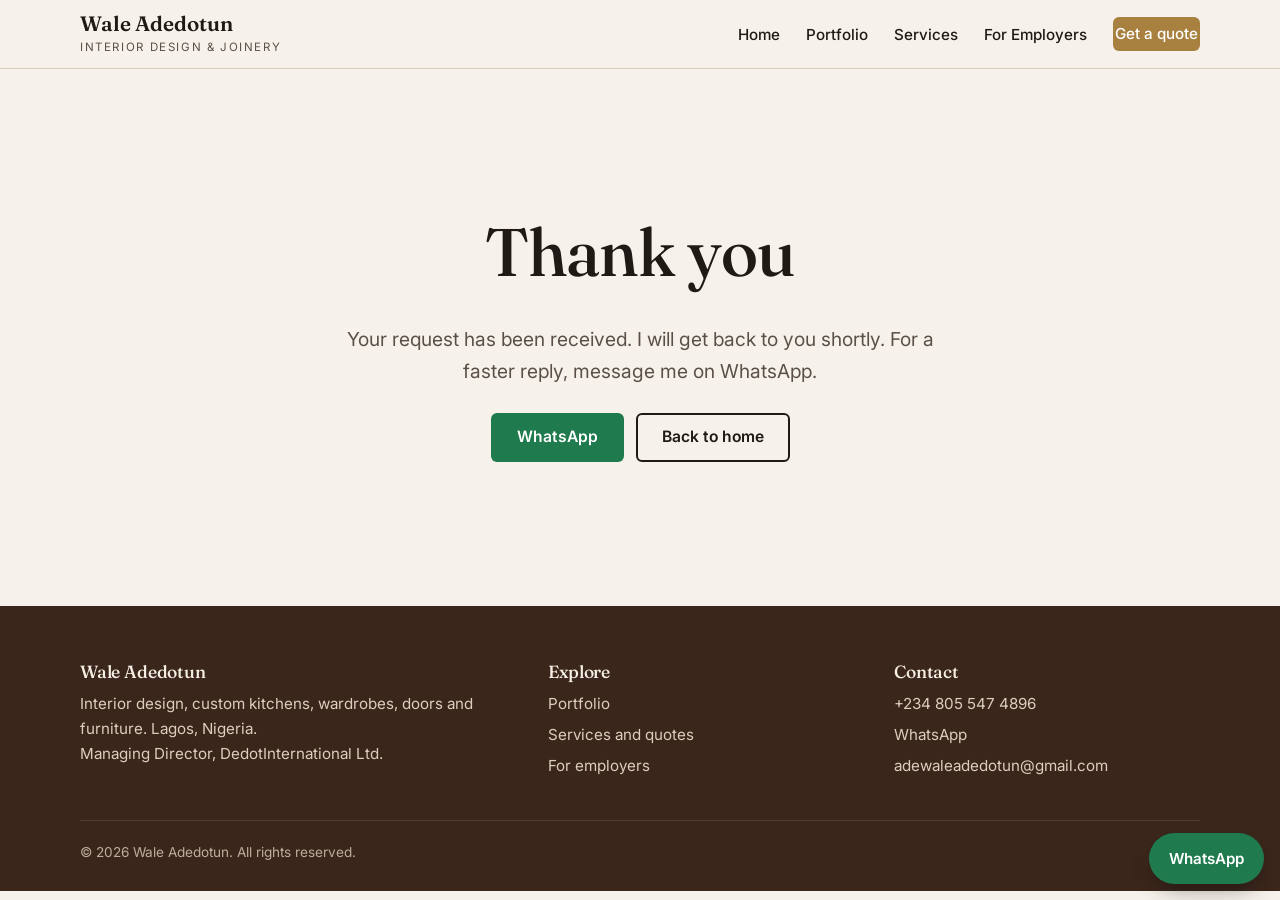
<file: thanks.html>
<!doctype html>
<html lang="en">
<head>
<meta charset="utf-8">
<meta name="viewport" content="width=device-width, initial-scale=1">
<title>Thank you | Wale Adedotun</title>
<meta name="description" content="Request received.">
<meta property="og:title" content="Thank you | Wale Adedotun">
<meta property="og:description" content="Request received.">
<meta property="og:type" content="website">
<link rel="icon" href="favicon.svg" type="image/svg+xml">
<link rel="preconnect" href="https://fonts.googleapis.com">
<link rel="preconnect" href="https://fonts.gstatic.com" crossorigin>
<link href="https://fonts.googleapis.com/css2?family=Fraunces:ital,opsz,wght@0,9..144,400;0,9..144,500;0,9..144,600;1,9..144,400&family=Inter:wght@400;500;600&display=swap" rel="stylesheet">
<link rel="stylesheet" href="style.css">
<meta name="robots" content="noindex">
</head>
<body>
<a class="skip" href="#main">Skip to content</a>
<header class="site-header">
  <div class="wrap nav">
    <a class="brand" href="index.html"><strong>Wale Adedotun</strong><span>Interior design &amp; joinery</span></a>
    <button class="nav-toggle" aria-label="Menu" aria-expanded="false" aria-controls="menu"><span></span><span></span><span></span></button>
    <ul id="menu"><li><a href="index.html">Home</a></li><li><a href="portfolio.html">Portfolio</a></li><li><a href="services.html">Services</a></li><li><a href="employers.html">For Employers</a></li><li><a class="btn btn-primary" href="https://wa.me/2348055474896?text=Hi%20Wale%2C%20I%20saw%20your%20portfolio%20and%20I%27d%20like%20a%20quote." target="_blank" rel="noopener">Get a quote</a></li></ul>
  </div>
</header>
<main id="main">

<section><div class="wrap" style="max-width:40rem;text-align:center;padding:60px 0">
  <h1>Thank you</h1>
  <p class="lead" style="margin-inline:auto">Your request has been received. I will get back to you shortly. For a faster reply, message me on WhatsApp.</p>
  <div class="btn-row" style="justify-content:center"><a class="btn btn-wa" href="https://wa.me/2348055474896?text=Hi%20Wale%2C%20I%20saw%20your%20portfolio%20and%20I%27d%20like%20a%20quote." target="_blank" rel="noopener">WhatsApp</a><a class="btn btn-ghost" href="index.html">Back to home</a></div>
</div></section>

</main>
<footer class="site-footer">
  <div class="wrap">
    <div class="footer-grid">
      <div>
        <h3>Wale Adedotun</h3>
        <p>Interior design, custom kitchens, wardrobes, doors and furniture. Lagos, Nigeria.<br>Managing Director, DedotInternational Ltd.</p>
      </div>
      <div>
        <h3>Explore</h3>
        <ul><li><a href="portfolio.html">Portfolio</a></li><li><a href="services.html">Services and quotes</a></li><li><a href="employers.html">For employers</a></li></ul>
      </div>
      <div>
        <h3>Contact</h3>
        <ul>
          <li><a href="tel:+2348055474896">+234 805 547 4896</a></li>
          <li><a href="https://wa.me/2348055474896?text=Hi%20Wale%2C%20I%20saw%20your%20portfolio%20and%20I%27d%20like%20a%20quote." target="_blank" rel="noopener">WhatsApp</a></li>
          <li><a href="mailto:adewaleadedotun@gmail.com">adewaleadedotun@gmail.com</a></li>
        </ul>
      </div>
    </div>
    <div class="copyright">&copy; <span id="year">2026</span> Wale Adedotun. All rights reserved.</div>
  </div>
</footer>
<a class="wa-float" href="https://wa.me/2348055474896?text=Hi%20Wale%2C%20I%20saw%20your%20portfolio%20and%20I%27d%20like%20a%20quote." target="_blank" rel="noopener" aria-label="Chat on WhatsApp">WhatsApp</a>
<script src="main.js"></script>
</body>
</html>
</file>
<file: style.css>
/* Wale Adedotun — portfolio. One stylesheet for every page. */
:root {
  --paper: #f6f1ea;
  --paper-2: #ece4d8;
  --ink: #1f1a16;
  --ink-soft: #5a5048;
  --walnut: #3b261b;
  --walnut-2: #54362a;
  --brass: #a8803f;
  --brass-dark: #8a6628;
  --line: #d9cebe;
  --white: #fffdf9;
  --radius: 6px;
  --maxw: 1160px;
  --serif: "Fraunces", "Iowan Old Style", Georgia, "Times New Roman", serif;
  --sans: "Inter", system-ui, -apple-system, "Segoe UI", Roboto, Arial, sans-serif;
}
@media (prefers-color-scheme: dark) {
  :root:not([data-theme="light"]) {
    --paper: #17120f; --paper-2: #211a15; --ink: #f1e9de; --ink-soft: #b9ab9b;
    --walnut: #0f0b09; --walnut-2: #2a1d15; --brass: #c9a05a; --brass-dark: #d8b273;
    --line: #3a2e25; --white: #1d1713;
  }
}

*, *::before, *::after { box-sizing: border-box; }
html { scroll-behavior: smooth; -webkit-text-size-adjust: 100%; }
body {
  margin: 0; background: var(--paper); color: var(--ink);
  font-family: var(--sans); font-size: 1.0625rem; line-height: 1.65;
  -webkit-font-smoothing: antialiased;
}
img { max-width: 100%; height: auto; display: block; }
a { color: inherit; }
h1, h2, h3 { font-family: var(--serif); font-weight: 500; line-height: 1.15; letter-spacing: -0.01em; margin: 0 0 .5em; }
h1 { font-size: clamp(2.4rem, 6vw, 4.2rem); }
h2 { font-size: clamp(1.8rem, 3.6vw, 2.6rem); }
h3 { font-size: 1.3rem; }
p { margin: 0 0 1em; }
.wrap { width: 100%; max-width: var(--maxw); margin: 0 auto; padding: 0 20px; }
.eyebrow { font-size: .78rem; letter-spacing: .16em; text-transform: uppercase; color: var(--brass-dark); font-weight: 600; margin-bottom: 1rem; }
.lead { font-size: 1.2rem; color: var(--ink-soft); max-width: 40em; }
.skip { position: absolute; left: -999px; top: 0; background: var(--brass); color: #fff; padding: 8px 14px; z-index: 100; }
.skip:focus { left: 8px; top: 8px; }
:focus-visible { outline: 3px solid var(--brass); outline-offset: 3px; border-radius: 3px; }

/* Header */
.site-header { position: sticky; top: 0; z-index: 50; background: color-mix(in srgb, var(--paper) 92%, transparent); backdrop-filter: blur(8px); border-bottom: 1px solid var(--line); }
.nav { display: flex; align-items: center; justify-content: space-between; min-height: 68px; gap: 16px; }
.brand { text-decoration: none; line-height: 1.1; }
.brand strong { display: block; font-family: var(--serif); font-size: 1.3rem; font-weight: 600; }
.brand span { font-size: .72rem; letter-spacing: .14em; text-transform: uppercase; color: var(--ink-soft); }
.nav ul { list-style: none; display: flex; align-items: center; gap: 26px; margin: 0; padding: 0; }
.nav ul a { text-decoration: none; font-size: .95rem; font-weight: 500; padding: 6px 0; border-bottom: 2px solid transparent; }
.nav ul a:hover, .nav ul a[aria-current="page"] { border-color: var(--brass); }
.nav-toggle { display: none; background: none; border: 1px solid var(--line); border-radius: var(--radius); width: 44px; height: 44px; cursor: pointer; color: var(--ink); }
.nav-toggle span { display: block; width: 20px; height: 2px; background: currentColor; margin: 4px auto; transition: transform .2s; }

/* Buttons */
.btn { display: inline-flex; align-items: center; gap: 8px; padding: 13px 24px; border-radius: var(--radius); font-weight: 600; font-size: .98rem; text-decoration: none; border: 2px solid transparent; cursor: pointer; font-family: inherit; line-height: 1.2; transition: background .2s, color .2s, border-color .2s; }
.btn-primary { background: var(--brass); color: #fff; }
.btn-primary:hover { background: var(--brass-dark); }
.btn-ghost { border-color: currentColor; color: inherit; background: transparent; }
.btn-ghost:hover { background: var(--ink); color: var(--paper); border-color: var(--ink); }
.on-dark .btn-ghost:hover { background: var(--paper); color: var(--walnut); border-color: var(--paper); }
.btn-wa { background: #1f7a4d; color: #fff; }
.btn-wa:hover { background: #17613c; }
.btn-row { display: flex; flex-wrap: wrap; gap: 12px; margin-top: 1.6rem; }

/* Hero */
.hero { padding: 64px 0 72px; }
.hero-grid { display: grid; grid-template-columns: 1.05fr .95fr; gap: 56px; align-items: center; }
.hero h1 em { font-style: italic; color: var(--brass-dark); }
.hero-img { aspect-ratio: 4/5; object-fit: cover; width: 100%; border-radius: var(--radius); box-shadow: 0 30px 60px -30px rgba(40,25,15,.5); }
.hero-img-wrap { position: relative; }
.hero-img-wrap::after { content: ""; position: absolute; inset: 14px -14px -14px 14px; border: 2px solid var(--brass); border-radius: var(--radius); z-index: -1; }

/* Stats */
.stats { background: var(--walnut); color: #f1e7da; }
.stats ul { list-style: none; margin: 0; padding: 30px 0; display: grid; grid-template-columns: repeat(4, 1fr); gap: 24px; }
.stats strong { display: block; font-family: var(--serif); font-size: 2rem; font-weight: 500; color: #e2c58f; line-height: 1.1; }
.stats span { font-size: .9rem; opacity: .85; }

/* Sections */
section { padding: 84px 0; }
.section-head { max-width: 46rem; margin-bottom: 44px; }
.alt { background: var(--paper-2); }
.dark { background: var(--walnut); color: #f1e7da; }
.dark .lead, .dark p { color: #dccfbd; }
.dark .eyebrow { color: #e2c58f; }

/* Cards / grids */
.grid-3 { display: grid; grid-template-columns: repeat(3, 1fr); gap: 24px; }
.grid-4 { display: grid; grid-template-columns: repeat(4, 1fr); gap: 24px; }
.grid-2 { display: grid; grid-template-columns: repeat(2, 1fr); gap: 24px; }
.card { background: var(--white); border: 1px solid var(--line); border-radius: var(--radius); padding: 28px; }
.card h3 { margin-bottom: .4em; }
.card p:last-child { margin-bottom: 0; }
.card .num { font-family: var(--serif); font-size: 2.2rem; color: var(--brass); line-height: 1; margin-bottom: 12px; display: block; }

/* Gallery */
.filters { display: flex; flex-wrap: wrap; gap: 10px; margin-bottom: 28px; }
.filters button { padding: 9px 18px; border: 1px solid var(--line); background: var(--white); color: var(--ink); border-radius: 999px; font: inherit; font-size: .92rem; cursor: pointer; }
.filters button[aria-pressed="true"] { background: var(--walnut); color: #f6efe5; border-color: var(--walnut); }
.gallery { display: grid; grid-template-columns: repeat(3, 1fr); gap: 20px; }
.gallery figure { margin: 0; position: relative; overflow: hidden; border-radius: var(--radius); background: var(--paper-2); cursor: zoom-in; }
.gallery img { width: 100%; aspect-ratio: 4/3; object-fit: cover; transition: transform .5s; }
.gallery figure:hover img { transform: scale(1.04); }
.gallery figcaption { position: absolute; left: 0; right: 0; bottom: 0; padding: 36px 16px 14px; color: #fff; font-size: .92rem; background: linear-gradient(transparent, rgba(20,12,8,.78)); }
.gallery figcaption b { display: block; font-family: var(--serif); font-weight: 500; font-size: 1.1rem; }
.gallery [hidden] { display: none; }
.lightbox { position: fixed; inset: 0; background: rgba(15,10,7,.92); display: none; align-items: center; justify-content: center; z-index: 100; padding: 20px; }
.lightbox.open { display: flex; }
.lightbox figure { margin: 0; max-width: 1100px; }
.lightbox img { max-height: 80vh; margin: 0 auto; border-radius: var(--radius); }
.lightbox figcaption { color: #eee3d3; text-align: center; margin-top: 12px; }
.lightbox button { position: absolute; top: 16px; right: 16px; width: 44px; height: 44px; font-size: 26px; background: transparent; color: #fff; border: 1px solid rgba(255,255,255,.4); border-radius: 50%; cursor: pointer; }

/* Two-column text blocks */
.split { display: grid; grid-template-columns: 1fr 1fr; gap: 56px; align-items: start; }
.checks { list-style: none; padding: 0; margin: 0; }
.checks li { padding: 10px 0 10px 32px; position: relative; border-bottom: 1px solid var(--line); }
.checks li::before { content: ""; position: absolute; left: 4px; top: 19px; width: 12px; height: 7px; border-left: 2px solid var(--brass); border-bottom: 2px solid var(--brass); transform: rotate(-45deg); }
.dark .checks li { border-color: rgba(255,255,255,.14); }

/* Timeline */
.timeline { list-style: none; margin: 0; padding: 0 0 0 26px; border-left: 2px solid var(--line); }
.timeline li { position: relative; padding: 0 0 36px 24px; }
.timeline li::before { content: ""; position: absolute; left: -35px; top: 8px; width: 14px; height: 14px; border-radius: 50%; background: var(--brass); border: 3px solid var(--paper); }
.timeline .when { font-size: .82rem; letter-spacing: .1em; text-transform: uppercase; color: var(--brass-dark); font-weight: 600; }
.timeline h3 { margin: 4px 0 2px; }
.timeline .org { color: var(--ink-soft); margin-bottom: 10px; }
.timeline ul { margin: 0; padding-left: 1.1em; }
.timeline li li { padding: 0 0 6px; }
.timeline li li::before { display: none; }
.tags { display: flex; flex-wrap: wrap; gap: 8px; list-style: none; padding: 0; margin: 0; }
.tags li { background: var(--white); border: 1px solid var(--line); padding: 6px 14px; border-radius: 999px; font-size: .92rem; }

/* Notice for employers */
.callout { border-left: 4px solid var(--brass); background: var(--white); padding: 20px 24px; border-radius: 0 var(--radius) var(--radius) 0; }

/* Forms */
form { display: grid; gap: 16px; }
label { font-weight: 600; font-size: .92rem; display: block; margin-bottom: 6px; }
input, select, textarea { width: 100%; padding: 13px 14px; border: 1px solid var(--line); border-radius: var(--radius); font: inherit; background: var(--white); color: var(--ink); }
textarea { min-height: 140px; resize: vertical; }
.hp { position: absolute; left: -9999px; }

/* Page title band */
.page-title { padding: 72px 0 36px; }

/* Footer */
.site-footer { background: var(--walnut); color: #dccfbd; padding: 56px 0 28px; font-size: .95rem; }
.site-footer h3 { color: #f6efe5; font-size: 1.1rem; }
.site-footer a { text-decoration: none; }
.site-footer a:hover { text-decoration: underline; }
.footer-grid { display: grid; grid-template-columns: 1.4fr 1fr 1fr; gap: 40px; }
.site-footer ul { list-style: none; padding: 0; margin: 0; }
.site-footer li { margin-bottom: 6px; }
.copyright { border-top: 1px solid rgba(255,255,255,.14); margin-top: 36px; padding-top: 20px; font-size: .85rem; opacity: .8; }

/* Floating WhatsApp */
.wa-float { position: fixed; right: 16px; bottom: 16px; z-index: 60; background: #1f7a4d; color: #fff; text-decoration: none; padding: 13px 20px; border-radius: 999px; font-weight: 600; font-size: .95rem; box-shadow: 0 10px 25px -8px rgba(0,0,0,.45); }
.wa-float:hover { background: #17613c; }

/* Responsive */
@media (max-width: 900px) {
  section { padding: 60px 0; }
  .hero { padding: 36px 0 52px; }
  .hero-grid, .split { grid-template-columns: 1fr; gap: 36px; }
  .hero-img-wrap { order: -1; max-width: 520px; }
  .hero-img { aspect-ratio: 4/3; }
  .hero-img-wrap::after { inset: 10px -8px -10px 8px; }
  .grid-3, .grid-4, .gallery { grid-template-columns: repeat(2, 1fr); }
  .stats ul { grid-template-columns: repeat(2, 1fr); }
  .footer-grid { grid-template-columns: 1fr; gap: 28px; }
  .nav-toggle { display: block; }
  .nav ul { display: none; position: absolute; top: 68px; left: 0; right: 0; background: var(--paper); border-bottom: 1px solid var(--line); flex-direction: column; align-items: flex-start; gap: 0; padding: 8px 20px 18px; }
  .nav ul.open { display: flex; }
  .nav ul li { width: 100%; }
  .nav ul a { display: block; padding: 14px 0; border-bottom: 1px solid var(--line); }
}
@media (max-width: 560px) {
  .wrap { padding: 0 16px; }
  .grid-3, .grid-4, .grid-2, .gallery { grid-template-columns: 1fr; }
  .btn { width: 100%; justify-content: center; }
  .wa-float { padding: 12px 16px; }
}
@media (prefers-reduced-motion: reduce) { * { transition: none !important; scroll-behavior: auto !important; } }

/* Sketches, drawings and videos in the gallery */
.gallery figure.contain img { object-fit: contain; background: var(--white); }
.gallery figure.video { cursor: default; background: transparent; overflow: visible; }
.gallery figure.video:hover img { transform: none; }
.gallery figure.video video, .gallery figure.video .yt, .gallery figure.video .yt-frame {
  display: block; width: 100%; aspect-ratio: 16 / 9; border: 0; border-radius: var(--radius); background: #000; object-fit: cover;
}
.gallery figure.video .yt { position: relative; background-size: cover; background-position: center; cursor: pointer; padding: 0; }
.gallery figure.video .yt::after { content: ""; position: absolute; left: 50%; top: 50%; width: 68px; height: 68px; margin: -34px 0 0 -34px; border-radius: 50%; background: rgba(31,26,22,.78) url("data:image/svg+xml,%3Csvg xmlns='http://www.w3.org/2000/svg' viewBox='0 0 24 24'%3E%3Cpath fill='%23fff' d='M9 6.5v11l9-5.5z'/%3E%3C/svg%3E") center / 40px no-repeat; transition: background-color .2s; }
.gallery figure.video .yt:hover::after { background-color: var(--brass); }
.gallery figure.video figcaption { position: static; padding: 10px 2px 0; color: var(--ink); background: none; }

/* Before / after slider */
.gallery figure.ba { cursor: default; background: transparent; overflow: visible; }
.gallery figure.ba:hover img { transform: none; }
.gallery figure.ba figcaption { position: static; padding: 10px 2px 0; color: var(--ink); background: none; }
.ba-wrap { position: relative; aspect-ratio: 4 / 3; border-radius: var(--radius); overflow: hidden; background: #000; --pos: 50%; touch-action: pan-y; }
.gallery .ba-wrap img { position: absolute; inset: 0; width: 100%; height: 100%; aspect-ratio: auto; object-fit: cover; }
.ba-before { clip-path: inset(0 calc(100% - var(--pos)) 0 0); }
.ba-line { position: absolute; top: 0; bottom: 0; left: var(--pos); width: 3px; margin-left: -1.5px; background: #fff; box-shadow: 0 0 6px rgba(0,0,0,.5); pointer-events: none; }
.ba-line::after { content: ""; position: absolute; top: 50%; left: 50%; width: 38px; height: 38px; margin: -19px 0 0 -19px; border-radius: 50%; background: #fff url("data:image/svg+xml,%3Csvg xmlns='http://www.w3.org/2000/svg' viewBox='0 0 24 24'%3E%3Cpath fill='%233b261b' d='M8 7l-5 5 5 5V7zm8 0v10l5-5-5-5z'/%3E%3C/svg%3E") center / 24px no-repeat; box-shadow: 0 2px 8px rgba(0,0,0,.4); }
.ba-tag { position: absolute; top: 12px; padding: 4px 11px; border-radius: 999px; font-size: .72rem; font-weight: 600; letter-spacing: .08em; text-transform: uppercase; background: rgba(20,12,8,.72); color: #fff; pointer-events: none; }
.ba-tag-b { left: 12px; } .ba-tag-a { right: 12px; }
.ba-wrap input { position: absolute; inset: 0; width: 100%; height: 100%; margin: 0; padding: 0; border: 0; opacity: 0; cursor: ew-resize; -webkit-appearance: none; appearance: none; background: none; }
.ba-wrap:focus-within { outline: 3px solid var(--brass); outline-offset: 3px; }
</file>
